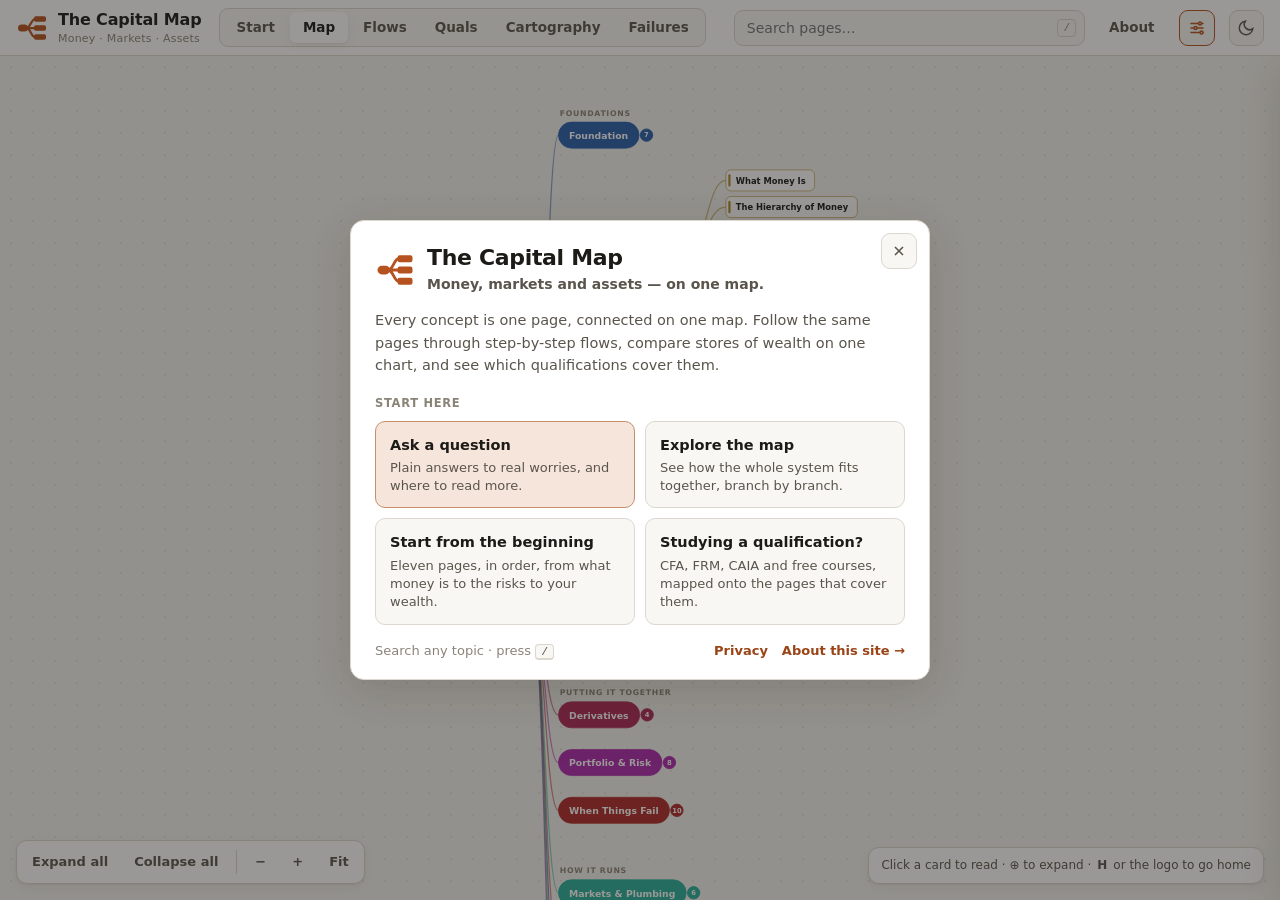
<file: index.html>
<!doctype html>
<html lang="en">
<head>  
  <meta charset="utf-8">
  <meta name="viewport" content="width=device-width, initial-scale=1">
  <meta name="robots" content="noindex, nofollow, noarchive">
  <title>The Capital Map</title>
  <meta name="description" content="A free, independent reference to money, markets and assets: one connected map of cash, bonds, stocks, real estate, gold and crypto — what each is, and what can kill it.">
  <!-- Link previews (social networks, messaging apps). og:url and og:image must be absolute: change both if the site address changes. -->
  <meta property="og:type" content="website">
  <meta property="og:site_name" content="The Capital Map">
  <meta property="og:title" content="The Capital Map — money, markets and assets on one map">
  <meta property="og:description" content="One connected map of money, markets and assets: what each store of wealth is, whose liability it is, and what can kill it.">
  <meta property="og:url" content="https://thecapitalmap.pages.dev/">
  <meta property="og:image" content="https://thecapitalmap.pages.dev/assets/share.png">
  <meta property="og:image:width" content="1200">
  <meta property="og:image:height" content="630">
  <meta property="og:image:alt" content="The Capital Map: a mind map of money, markets and assets.">
  <meta name="twitter:card" content="summary_large_image">
  <link rel="icon" href="assets/favicon.svg" type="image/svg+xml">
  <link rel="icon" href="assets/favicon-32.png" type="image/png" sizes="32x32">
  <link rel="apple-touch-icon" href="assets/apple-touch-icon.png">
  <meta name="theme-color" content="#b5521f">
  <link rel="stylesheet" href="assets/styles.css">
</head>
<body>
  <header class="topbar">
    <a class="brand" id="home-btn" href="#/map" title="Home — back to the start (H)" aria-label="The Capital Map — home">
      <svg class="brand-mark" viewBox="0 0 64 64" aria-hidden="true">
        <path d="M20 32 C30 32 30 14 38 14 M20 32 L38 32 M20 32 C30 32 30 50 38 50" fill="none" stroke="currentColor" stroke-width="4.5" stroke-linecap="round"/>
        <rect x="4" y="25" width="20" height="14" rx="7" fill="currentColor"/>
        <rect x="36" y="8.5" width="24" height="11" rx="3.5" fill="currentColor"/>
        <rect x="36" y="26.5" width="24" height="11" rx="3.5" fill="currentColor"/>
        <rect x="36" y="44.5" width="24" height="11" rx="3.5" fill="currentColor"/>
      </svg>
      <div class="brand-text">The Capital Map<small>Money · Markets · Assets</small></div>
    </a>
    <nav class="tabs" aria-label="Views">
      <button class="tab" data-view="start" title="Start here: plain questions and answers">Start</button>
      <button class="tab" data-view="map" title="Map — press again to go home">Map</button>
      <button class="tab" data-view="flows">Flows</button>
      <button class="tab" data-view="jobs" hidden>Jobs</button>
      <button class="tab" data-view="quals" title="Qualifications">Quals</button>
      <button class="tab" data-view="cartography" title="Cartography of Wealth: stores plotted by risk"><span class="tab-long">Cartography</span><span class="tab-short">Chart</span></button>
      <button class="tab" data-view="failures" title="When Things Fail: the failure ladder"><span class="tab-long">Failures</span><span class="tab-short">Ladder</span></button>
    </nav>
    <div class="focus-chip" id="focus-chip" hidden>
      <button class="fc-main" data-path="" title="Job focus — open this job">Focus: <b id="focus-chip-label"></b></button>
      <button class="fc-x" id="focus-chip-clear" title="Clear role focus" aria-label="Clear role focus">×</button>
    </div>
    <div class="spacer"></div>
    <div class="search">
      <input id="search" type="search" placeholder="Search pages…" autocomplete="off" aria-label="Search">
      <kbd>/</kbd>
      <div id="results" class="results" role="listbox"></div>
    </div>
    <a class="about-btn" id="about-btn" data-view="about" href="#/about" title="What this site is, and what it isn't">About</a>
    <div class="settings">
      <button id="settings-btn" class="icon-btn" title="View settings" aria-label="View settings" aria-haspopup="true">
        <svg width="18" height="18" viewBox="0 0 24 24" fill="none" stroke="currentColor" stroke-width="2" stroke-linecap="round"><path d="M4 6h10M18 6h2M4 12h4M12 12h8M4 18h12M20 18h0"/><circle cx="16" cy="6" r="2"/><circle cx="10" cy="12" r="2"/><circle cx="18" cy="18" r="2"/></svg>
      </button>
      <div id="settings-menu" class="settings-menu" hidden>
        <div class="sm-title">Depth</div>
        <div class="seg">
          <button data-mode="simple">Core</button>
          <button data-mode="normal">Everything</button>
        </div>
        <p class="sm-note"><b>Core</b> is the essentials. <b>Everything</b> adds the advanced layer (marked ◆) and the "Going deeper" sections.</p>
        <div class="sm-title sm-gap">Job focus</div>
        <div class="seg seg-wrap" id="role-seg"></div>
        <p class="sm-note">Highlights the pages a job needs and dims the rest. Open any job on the <b>Jobs</b> tab and press <b>Focus</b>; jobs you mark ★ as a target are listed here.</p>
        <div class="sm-title sm-gap sm-qual">Qualification focus</div>
        <div class="seg seg-wrap sm-qual" id="qual-seg"></div>
        <p class="sm-note sm-qual">Highlights the pages a qualification covers. Its modules are mapped page by page on the <b>Quals</b> tab.</p>
        <a class="sm-about" data-view="about" href="#/about">About The Capital Map — what this is, and what it isn't →</a>
        <a class="sm-privacy" data-view="privacy" href="#/privacy">Privacy</a>
        <a class="sm-index" data-view="index" href="#/index">Index: every page, A–Z</a>
      </div>
    </div>
    <button id="theme-btn" class="icon-btn" title="Toggle light / dark" aria-label="Toggle theme">
      <svg width="18" height="18" viewBox="0 0 24 24" fill="none" stroke="currentColor" stroke-width="2"><path d="M21 12.8A9 9 0 1 1 11.2 3a7 7 0 0 0 9.8 9.8z"/></svg>
    </button>
  </header>

  <section id="map-view" class="view" aria-label="Mind map">
    <svg id="map-svg"><g id="map-root"></g></svg>
    <div class="map-controls">
      <button data-act="expand">Expand all</button>
      <button data-act="collapse">Collapse all</button>
      <span class="sep"></span>
      <button data-act="zoomout" title="Zoom out">−</button>
      <button data-act="zoomin" title="Zoom in">+</button>
      <button data-act="fit">Fit</button>
    </div>
    <div class="legend">
      <span class="legend-stub"><i></i>Written</span>
      <span class="legend-stub"><i class="stub"></i>Stub — to be written</span>
      <span class="legend-adv"><b class="adv-key">◆</b>Advanced layer</span>
      <span class="legend-role"><i class="focus-key"></i>In focus</span>
      <span>Click a card to read · ⊕ to expand · <b>H</b> or the logo to go home</span>
    </div>
  </section>

  <section id="start-view" class="view"><div class="scroll"><div class="wrap" id="start-body"></div></div></section>
  <section id="flows-view" class="view"><div class="scroll"><div class="wrap" id="flows-body"></div></div></section>
  <section id="jobs-view" class="view"><div class="scroll"><div class="wrap" id="jobs-body"></div></div></section>
  <section id="quals-view" class="view"><div class="scroll"><div class="wrap" id="quals-body"></div></div></section>
  <section id="cartography-view" class="view"><div class="scroll"><div class="wrap" id="cartography-body"></div></div></section>
  <section id="failures-view" class="view"><div class="scroll"><div class="wrap" id="failures-body"></div></div></section>
  <section id="index-view" class="view"><div class="scroll"><div class="wrap" id="index-body"></div></div></section>
  <section id="about-view" class="view"><div class="scroll"><div class="wrap" id="about-body"></div></div></section>
  <section id="privacy-view" class="view"><div class="scroll"><div class="wrap" id="privacy-body"></div></div></section>

  <aside id="panel" class="panel" aria-label="Page">
    <div class="panel-resize" id="panel-resize" role="separator" aria-orientation="vertical" aria-label="Drag to resize the page panel" title="Drag to resize · double-click to reset"></div>
    <div class="panel-bar">
      <div class="crumbs" id="crumbs"></div>
      <button class="icon-btn" id="panel-close" title="Close (Esc)" aria-label="Close page">
        <svg width="16" height="16" viewBox="0 0 24 24" fill="none" stroke="currentColor" stroke-width="2.4"><path d="M6 6l12 12M18 6L6 18"/></svg>
      </button>
    </div>
    <div class="panel-body" id="panel-body"></div>
  </aside>

  <!-- Welcome guide: first visit to the home page only (never on a deep link). Reopen it from About. -->
  <div class="wc" id="welcome" hidden>
    <div class="wc-backdrop" id="wc-backdrop"></div>
    <div class="wc-card" role="dialog" aria-modal="true" aria-labelledby="wc-title" aria-describedby="wc-desc" tabindex="-1">
      <button class="icon-btn wc-x" id="wc-close" title="Close (Esc)" aria-label="Close the welcome guide">
        <svg width="16" height="16" viewBox="0 0 24 24" fill="none" stroke="currentColor" stroke-width="2.4"><path d="M6 6l12 12M18 6L6 18"/></svg>
      </button>
      <div class="wc-brand">
        <svg class="brand-mark" viewBox="0 0 64 64" aria-hidden="true">
          <path d="M20 32 C30 32 30 14 38 14 M20 32 L38 32 M20 32 C30 32 30 50 38 50" fill="none" stroke="currentColor" stroke-width="4.5" stroke-linecap="round"/>
          <rect x="4" y="25" width="20" height="14" rx="7" fill="currentColor"/>
          <rect x="36" y="8.5" width="24" height="11" rx="3.5" fill="currentColor"/>
          <rect x="36" y="26.5" width="24" height="11" rx="3.5" fill="currentColor"/>
          <rect x="36" y="44.5" width="24" height="11" rx="3.5" fill="currentColor"/>
        </svg>
        <div>
          <h2 id="wc-title">The Capital Map</h2>
          <p class="wc-tag">Money, markets and assets — on one map.</p>
        </div>
      </div>
      <p class="wc-desc" id="wc-desc">Every concept is one page, connected on one map. Follow the same pages through step-by-step flows, compare stores of wealth on one chart, and see which qualifications cover them.</p>
      <div class="wc-label" id="wc-start">Start here</div>
      <nav class="wc-choices" aria-labelledby="wc-start">
        <a class="wc-choice primary" href="#/start" data-wc="start"><b>Ask a question</b><span>Plain answers to real worries, and where to read more.</span></a>
        <a class="wc-choice" href="#/map" data-wc="map"><b>Explore the map</b><span>See how the whole system fits together, branch by branch.</span></a>
        <a class="wc-choice" href="#/start/start-here" data-wc="path"><b>Start from the beginning</b><span>Eleven pages, in order, from what money is to the risks to your wealth.</span></a>
        <a class="wc-choice" href="#/quals" data-wc="quals"><b>Studying a qualification?</b><span>CFA, FRM, CAIA and free courses, mapped onto the pages that cover them.</span></a>
      </nav>
      <p class="wc-foot"><span>Search any topic<span class="wc-kbd"> · press <kbd>/</kbd></span></span><span class="wc-links"><a href="#/privacy" data-wc="privacy">Privacy</a><a href="#/about" data-wc="about">About this site →</a></span></p>
    </div>
  </div>

  <script src="data.js"></script>
  <script src="assets/app.js"></script>
</body>
</html>
</file>
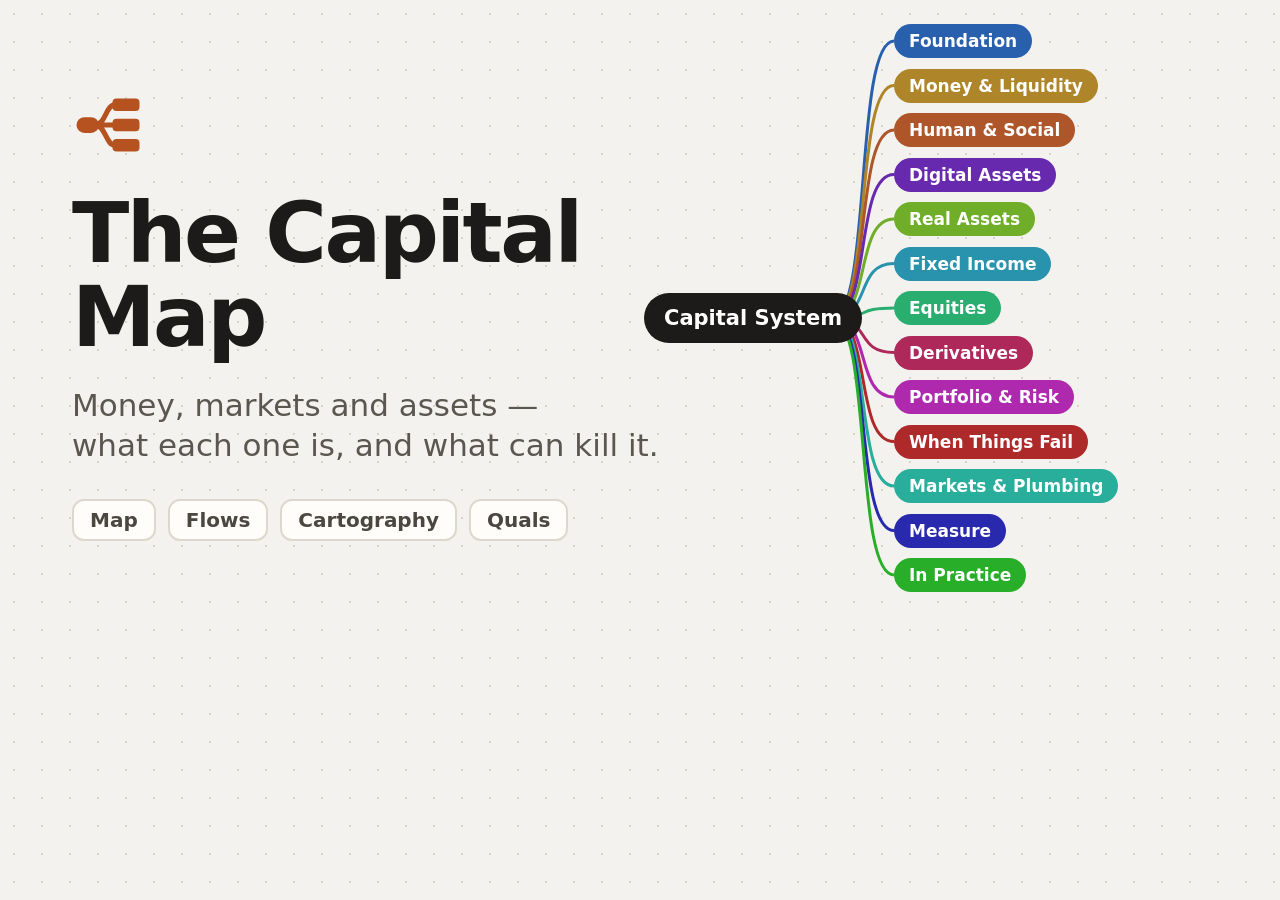
<file: tools/share/share.html>
<!doctype html>
<html><head><meta charset="utf-8">
<style>
  * { box-sizing: border-box; margin: 0; }
  html, body { width: 1200px; height: 630px; overflow: hidden; }
  body {
    font-family: Inter, system-ui, sans-serif; color: #1c1b19;
    background: #f4f2ee radial-gradient(#d9d4ca 1.3px, transparent 1.4px) 0 0 / 28px 28px;
    position: relative;
  }
  .left { position: absolute; left: 72px; top: 0; bottom: 0; width: 600px; display: flex; flex-direction: column; justify-content: center; }
  .mark { width: 72px; height: 72px; color: #b5521f; margin-bottom: 30px; }
  h1 { font-size: 84px; font-weight: 800; letter-spacing: -2.5px; line-height: 1; }
  .tag { font-size: 31px; font-weight: 500; color: #5a5650; line-height: 1.3; margin-top: 26px; }
  .chips { display: flex; gap: 12px; margin-top: 34px; }
  .chip { font-size: 20px; font-weight: 600; color: #4a4741; background: #fffdf9; border: 2px solid #ddd8ce; border-radius: 12px; padding: 7px 16px; }
  svg.tree { position: absolute; left: 0; top: 0; }
  .root { position: absolute; left: 644px; top: 293px; height: 50px; padding: 0 20px; border-radius: 25px; background: #1c1b19; color: #fff; font-size: 21px; font-weight: 700; display: flex; align-items: center; }
  .br { position: absolute; left: 894px; height: 34px; padding: 0 15px; border-radius: 17px; color: #fff; font-size: 17px; font-weight: 700; display: flex; align-items: center; white-space: nowrap; }
</style></head>
<body>
  <div class="left">
    <svg class="mark" viewBox="0 0 64 64" aria-hidden="true">
      <path d="M20 32 C30 32 30 14 38 14 M20 32 L38 32 M20 32 C30 32 30 50 38 50" fill="none" stroke="currentColor" stroke-width="4.5" stroke-linecap="round"/>
      <rect x="4" y="25" width="20" height="14" rx="7" fill="currentColor"/>
      <rect x="36" y="8.5" width="24" height="11" rx="3.5" fill="currentColor"/>
      <rect x="36" y="26.5" width="24" height="11" rx="3.5" fill="currentColor"/>
      <rect x="36" y="44.5" width="24" height="11" rx="3.5" fill="currentColor"/>
    </svg>
    <h1>The Capital Map</h1>
    <p class="tag">Money, markets and assets —<br>what each one is, and what can kill it.</p>
    <div class="chips"><span class="chip">Map</span><span class="chip">Flows</span><span class="chip">Cartography</span><span class="chip">Quals</span></div>
  </div>
  <svg class="tree" width="1200" height="630" id="tree"></svg>
  <div class="root">Capital System</div>
  <div id="branches"></div>
<script>
  // Same branch hues as assets/app.js (HUES); colour formula matches the site: hsl(h 62% 42%)
  // All thirteen branches, in map order (Foundations · What you can own · Putting it together · How it runs)
  const B = [["Foundation", 215], ["Money & Liquidity", 42], ["Human & Social", 20], ["Digital Assets", 268],
             ["Real Assets", 88], ["Fixed Income", 192], ["Equities", 152], ["Derivatives", 338], ["Portfolio & Risk", 300], ["When Things Fail", 0],
             ["Markets & Plumbing", 172], ["Measure", 240], ["In Practice", 120]];
  const top0 = 24, gap = 44.5, x0 = 832, y0 = 318, x1 = 894;
  let paths = "", html = "";
  B.forEach(([name, h], i) => {
    const y = top0 + i * gap + 17, c = `hsl(${h} 62% 42%)`;
    paths += `<path d="M${x0} ${y0} C ${x0 + 40} ${y0}, ${x1 - 40} ${y}, ${x1} ${y}" fill="none" stroke="${c}" stroke-width="3"/>`;
    html += `<div class="br" style="top:${y - 17}px;background:${c}">${name}</div>`;
  });
  document.getElementById("tree").innerHTML = paths;
  document.getElementById("branches").innerHTML = html;
</script>
</body></html>
</file>
<file: assets/styles.css>
/* The Supply Map — styles */
:root {
  --bg: #f4f2ee;
  --bg-grid: #e6e2da;
  --surface: #ffffff;
  --surface-2: #f8f7f4;
  --border: #dcd7cd;
  --border-strong: #b9b2a4;
  --text: #1d1b18;
  --text-2: #5a554c;
  --text-3: #8a8478;
  --accent: #b5521f;
  --accent-soft: #f6e5da;
  --link: #9a4416;
  --shadow: 0 1px 2px rgba(40, 30, 10, .06), 0 4px 14px rgba(40, 30, 10, .06);
  --shadow-lg: 0 10px 40px rgba(40, 30, 10, .16);
  --code-bg: #f1eee8;
  --header-h: 56px;
  --panel-min: 540px;
  --panel-w: var(--panel-custom, var(--panel-min));
  --radius: 10px;
  --font: "Segoe UI", system-ui, -apple-system, "Helvetica Neue", Arial, sans-serif;
  --mono: "Cascadia Mono", "SF Mono", Consolas, "Liberation Mono", monospace;
  --l: 42%; --s: 62%;            /* branch colour lightness / saturation */
  --l-soft: 94%;
  --on-color: #ffffff;
}
@media (prefers-color-scheme: dark) {
  :root:not([data-theme="light"]) {
    --bg: #15171a; --bg-grid: #23262b; --surface: #1d2024; --surface-2: #23272c;
    --border: #33373e; --border-strong: #4a5059; --text: #ece9e3; --text-2: #b4afa6; --text-3: #7f7a72;
    --accent: #e58a55; --accent-soft: #3a2a20; --link: #f0a070; --code-bg: #2a2e34;
    --shadow: 0 1px 2px rgba(0,0,0,.3), 0 4px 14px rgba(0,0,0,.25); --shadow-lg: 0 10px 40px rgba(0,0,0,.5);
    --l: 64%; --s: 55%; --l-soft: 20%; --on-color: #15171a;
  }
}
:root[data-theme="dark"] {
  --bg: #15171a; --bg-grid: #23262b; --surface: #1d2024; --surface-2: #23272c;
  --border: #33373e; --border-strong: #4a5059; --text: #ece9e3; --text-2: #b4afa6; --text-3: #7f7a72;
  --accent: #e58a55; --accent-soft: #3a2a20; --link: #f0a070; --code-bg: #2a2e34;
  --shadow: 0 1px 2px rgba(0,0,0,.3), 0 4px 14px rgba(0,0,0,.25); --shadow-lg: 0 10px 40px rgba(0,0,0,.5);
  --l: 64%; --s: 55%; --l-soft: 20%; --on-color: #15171a;
}

* { box-sizing: border-box; }
html, body { margin: 0; height: 100%; }
body {
  background: var(--bg); color: var(--text); font-family: var(--font);
  font-size: 15px; line-height: 1.55; overflow: hidden;
  -webkit-font-smoothing: antialiased;
}
button { font: inherit; color: inherit; cursor: pointer; }

:where(a) { color: var(--link); }
/* Navigation elements are real links (so Ctrl/Cmd+click opens a new tab) but look exactly like the buttons
   they replaced. :where() keeps this at zero specificity, so every class-based rule still wins. */
:where(a:not(.wl)[data-page], a[data-path], a[data-qual], a[data-flow], a[data-mapto], a[data-question], a.result) {
  color: inherit; text-decoration: none; cursor: pointer; font: inherit; display: inline-block; box-sizing: border-box;
}
/* buttons centre their content vertically when stretched by a grid; the card links that replaced them do the same */
a.flow-card { display: flex; flex-direction: column; justify-content: center; }
a.flow-card .meta > .progress:first-child { margin-top: 0; }   /* margins no longer collapse inside a flex card */

/* ---------- Header ---------- */
.topbar {
  position: fixed; inset: 0 0 auto 0; height: var(--header-h); z-index: 30;
  display: flex; align-items: center; gap: 14px; padding: 0 16px;
  background: var(--surface); border-bottom: 1px solid var(--border);
}
.brand { display: flex; align-items: center; gap: 10px; font-weight: 800; font-size: 16px; letter-spacing: -.01em; white-space: nowrap; }
.brand-mark { width: 32px; height: 32px; color: var(--accent); flex: none; }
.brand small { display: block; font-weight: 500; color: var(--text-3); font-size: 11px; letter-spacing: .02em; margin-top: -3px; }
.tabs { display: flex; gap: 2px; background: var(--surface-2); border: 1px solid var(--border); border-radius: 9px; padding: 3px; }
.tab {
  border: 0; background: transparent; padding: 5px 13px; border-radius: 6px;
  color: var(--text-2); font-weight: 600; font-size: 13.5px;
}
.tab:hover { color: var(--text); }
.tab.active { background: var(--surface); color: var(--text); box-shadow: var(--shadow); }
.spacer { flex: 1; }

.search { position: relative; width: min(360px, 34vw); }
.search input {
  width: 100%; height: 36px; border-radius: 9px; border: 1px solid var(--border);
  background: var(--surface-2); color: var(--text); padding: 0 34px 0 12px; font: inherit; font-size: 14px; outline: none;
}
.search input:focus { border-color: var(--accent); background: var(--surface); }
.search kbd {
  position: absolute; right: 9px; top: 9px; font-family: var(--mono); font-size: 11px; color: var(--text-3);
  border: 1px solid var(--border); border-radius: 4px; padding: 0 5px; line-height: 16px;
}
.results {
  position: absolute; top: 42px; left: 0; right: 0; max-height: 60vh; overflow: auto;
  background: var(--surface); border: 1px solid var(--border); border-radius: 10px; box-shadow: var(--shadow-lg);
  padding: 4px; display: none;
}
.results.open { display: block; }
.result { display: block; width: 100%; text-align: left; border: 0; background: transparent; padding: 8px 10px; border-radius: 7px; }
.result.sel, .result:hover { background: var(--accent-soft); }
.result .r-title { font-weight: 600; display: flex; gap: 8px; align-items: center; }
.result .r-sub { font-size: 12.5px; color: var(--text-2); white-space: nowrap; overflow: hidden; text-overflow: ellipsis; }
.result .r-dot { width: 8px; height: 8px; border-radius: 50%; flex: none; }
.results .empty { padding: 10px; color: var(--text-3); font-size: 13px; }
.icon-btn {
  width: 36px; height: 36px; border-radius: 9px; border: 1px solid var(--border); background: var(--surface-2);
  display: grid; place-items: center; color: var(--text-2);
}
.icon-btn:hover { color: var(--text); border-color: var(--border-strong); }

/* ---------- Views ---------- */
.view { position: fixed; top: var(--header-h); left: 0; right: 0; bottom: 0; display: none; }
.view.active { display: block; }
body.panel-open .view { right: var(--panel-w); }

/* Map */
#map-view { overflow: hidden; cursor: grab; touch-action: none;
  background-color: var(--bg);
  background-image: radial-gradient(var(--bg-grid) 1.2px, transparent 1.2px);
  background-size: 22px 22px; }
#map-view.dragging { cursor: grabbing; }
#map-svg { width: 100%; height: 100%; display: block; user-select: none; }
.link-path { fill: none; stroke-width: 2; opacity: .55; }
.node { cursor: pointer; }
.node-box { stroke-width: 1.2; transition: filter .15s; }
.node:hover .node-box { filter: drop-shadow(0 3px 8px rgba(0,0,0,.18)); }
.node-label { font-size: 13.5px; font-weight: 600; fill: var(--text); dominant-baseline: central; pointer-events: none; }
.node-sub { font-size: 11px; fill: var(--text-3); font-family: var(--mono); dominant-baseline: central; pointer-events: none; }
.node.stub .node-label { fill: var(--text-3); font-weight: 500; }
.node.stub .node-box { stroke-dasharray: 4 3; }
.node.root .node-label { font-size: 17px; font-weight: 800; fill: var(--surface); }
.node.branch .node-label { font-size: 15px; font-weight: 700; fill: var(--on-color); }
.node.selected .node-box { stroke: var(--text) !important; stroke-width: 2.4; }
.node.hit .node-box { stroke: var(--accent) !important; stroke-width: 2.4; }
.toggle { cursor: pointer; }
.toggle circle { stroke-width: 1.4; }
.toggle text { font-size: 11px; font-weight: 700; dominant-baseline: central; text-anchor: middle; pointer-events: none; }
.toggle:hover circle { stroke-width: 2.4; }

.map-controls {
  position: absolute; left: 16px; bottom: 16px; display: flex; gap: 6px; flex-wrap: wrap;
  background: var(--surface); border: 1px solid var(--border); border-radius: 11px; padding: 5px; box-shadow: var(--shadow);
}
.map-controls button {
  border: 0; background: transparent; padding: 6px 10px; border-radius: 7px; font-size: 13px; font-weight: 600; color: var(--text-2);
}
.map-controls button:hover { background: var(--surface-2); color: var(--text); }
.map-controls .sep { width: 1px; background: var(--border); margin: 4px 2px; }
.legend {
  position: absolute; right: 16px; bottom: 16px; background: var(--surface); border: 1px solid var(--border);
  border-radius: 11px; padding: 8px 12px; box-shadow: var(--shadow); font-size: 12px; color: var(--text-2);
  display: flex; gap: 14px; align-items: center;
}
.legend span { display: inline-flex; align-items: center; gap: 6px; }
.legend i { width: 18px; height: 12px; border-radius: 3px; border: 1.5px solid var(--border-strong); background: var(--surface); }
.legend i.stub { border-style: dashed; }

/* Scrollable views (flows, index) */
.scroll { overflow: auto; height: 100%; }
.wrap { max-width: 1180px; margin: 0 auto; padding: 28px 24px 80px; }
.view-title { font-size: 26px; font-weight: 800; letter-spacing: -.02em; margin: 0 0 4px; }
.view-sub { color: var(--text-2); margin: 0 0 24px; }

/* Flow list */
.flow-cards { display: grid; grid-template-columns: repeat(auto-fill, minmax(280px, 1fr)); gap: 14px; }
.flow-card {
  text-align: left; border: 1px solid var(--border); background: var(--surface); border-radius: var(--radius);
  padding: 16px 18px; box-shadow: var(--shadow);
}
.flow-card:hover { border-color: var(--accent); }
.flow-card h3 { margin: 0 0 4px; font-size: 16px; }
.flow-card p { margin: 0; color: var(--text-2); font-size: 13.5px; }
.flow-card .meta { margin-top: 10px; font-size: 12px; color: var(--text-3); }

/* Flow detail */
.back { border: 0; background: none; color: var(--text-2); padding: 0; margin-bottom: 10px; font-weight: 600; font-size: 13px; }
.back:hover { color: var(--text); }
.flow-intro { color: var(--text-2); max-width: 820px; }
.flow-intro p { margin: 0 0 10px; }
.lanes { margin: 20px 0 24px; overflow-x: auto; padding-bottom: 8px; }
.lane-grid { display: grid; gap: 0; min-width: max-content; }
.lane-label {
  position: sticky; left: 0; z-index: 2; background: var(--bg);
  font-size: 11px; font-weight: 700; text-transform: uppercase; letter-spacing: .06em; color: var(--text-3);
  padding: 10px 14px 10px 0; display: flex; align-items: center; border-top: 1px solid var(--border);
}
.lane-label.head { border-top: 0; }
.step-head { padding: 0 10px 10px; position: relative; }
.step-card {
  width: 168px; border: 1.5px solid var(--border); background: var(--surface); border-radius: 10px; padding: 10px 12px;
  text-align: left; box-shadow: var(--shadow); display: block; position: relative;
}
.step-card.linked:hover { border-color: var(--accent); }
.step-card .n { font-size: 11px; font-weight: 800; color: var(--accent); letter-spacing: .05em; }
.step-card .t { font-weight: 700; font-size: 14px; line-height: 1.3; }
.step-head:not(.last)::after {
  content: ""; position: absolute; right: -7px; top: 34px; width: 14px; height: 2px; background: var(--border-strong);
}
.step-head:not(.last)::before {
  content: ""; position: absolute; right: -8px; top: 30px; border: 5px solid transparent; border-left: 7px solid var(--border-strong);
}
.cell { padding: 10px; font-size: 13px; border-top: 1px solid var(--border); color: var(--text-2); width: 188px; }
.cell code, .cell.mono { font-family: var(--mono); font-size: 12.5px; color: var(--text); }
.cell.yes { color: var(--text); font-weight: 600; }
.cell .none { color: var(--text-3); }

/* Index */
.index-grid { columns: 3 300px; column-gap: 28px; }
.index-group { break-inside: avoid; margin-bottom: 22px; }
.index-group h3 { margin: 0 0 6px; font-size: 13px; text-transform: uppercase; letter-spacing: .06em; display: flex; align-items: center; gap: 8px; }
.index-group h3 i { width: 10px; height: 10px; border-radius: 3px; }
.index-group :is(button, a) {
  display: block; width: 100%; text-align: left; border: 0; background: none; padding: 3px 0; color: var(--text);
  font-size: 14px;
}
.index-group :is(button, a):hover { color: var(--link); }
.index-group :is(button, a).stub { color: var(--text-3); }
.index-group :is(button, a) .tc { font-family: var(--mono); font-size: 11.5px; color: var(--text-3); margin-left: 6px; }
.tcode-table { width: 100%; border-collapse: collapse; font-size: 14px; background: var(--surface); border-radius: var(--radius); overflow: hidden; box-shadow: var(--shadow); }
.tcode-table th, .tcode-table td { text-align: left; padding: 7px 12px; border-bottom: 1px solid var(--border); }
.tcode-table th { font-size: 12px; text-transform: uppercase; letter-spacing: .05em; color: var(--text-3); background: var(--surface-2); }
.tcode-table td:first-child { font-family: var(--mono); font-weight: 700; white-space: nowrap; }
.tcode-table :is(button, a) { border: 0; background: none; padding: 0; color: var(--link); text-align: left; }
h2.section { font-size: 18px; margin: 34px 0 12px; }

/* ---------- Page panel ---------- */
.panel {
  position: fixed; top: var(--header-h); right: 0; bottom: 0; width: var(--panel-w); z-index: 20;
  background: var(--surface); border-left: 1px solid var(--border); box-shadow: var(--shadow-lg);
  transform: translateX(100%); transition: transform .22s ease; display: flex; flex-direction: column;
}
body.panel-open .panel { transform: none; }
.panel-bar { display: flex; align-items: center; gap: 6px; padding: 10px 12px 10px 18px; border-bottom: 1px solid var(--border); }
.crumbs { flex: 1; font-size: 12.5px; color: var(--text-3); overflow: hidden; white-space: nowrap; text-overflow: ellipsis; }
.crumbs :is(button, a) { border: 0; background: none; padding: 0; color: var(--text-2); font-size: 12.5px; }
.crumbs :is(button, a):hover { color: var(--link); text-decoration: underline; }
.crumbs .sepr { margin: 0 5px; }
.panel-body { overflow: auto; padding: 20px 26px 60px; flex: 1; }
.p-branch { font-size: 11.5px; font-weight: 800; letter-spacing: .08em; text-transform: uppercase; }
.p-title { font-size: 26px; font-weight: 800; letter-spacing: -.02em; line-height: 1.2; margin: 4px 0 6px; }
.p-summary { color: var(--text-2); margin: 0 0 12px; font-size: 15.5px; }
.chips { display: flex; flex-wrap: wrap; gap: 6px; margin-bottom: 16px; }
.chip {
  font-family: var(--mono); font-size: 12px; padding: 2px 8px; border-radius: 6px;
  background: var(--code-bg); border: 1px solid var(--border); color: var(--text);
}
.chip.fiori { background: transparent; color: var(--text-2); font-family: var(--font); }
.chip.tag { font-family: var(--font); background: transparent; color: var(--text-3); border-style: dashed; }
.stub-note {
  border: 1.5px dashed var(--border-strong); border-radius: 9px; padding: 10px 14px; color: var(--text-2);
  font-size: 13.5px; margin-bottom: 16px; background: var(--surface-2);
}
.content h2 {
  font-size: 12px; text-transform: uppercase; letter-spacing: .08em; color: var(--text-3);
  margin: 26px 0 8px; padding-bottom: 6px; border-bottom: 1px solid var(--border);
}
.content h3 { font-size: 15px; margin: 18px 0 6px; }
.content p { margin: 0 0 10px; }
.content ul, .content ol { margin: 0 0 12px; padding-left: 22px; }
.content li { margin: 3px 0; }
.content code { font-family: var(--mono); font-size: 13px; background: var(--code-bg); padding: 1px 5px; border-radius: 4px; }
.content pre { background: var(--code-bg); padding: 12px 14px; border-radius: 8px; overflow: auto; font-size: 13px; }
.content pre code { background: none; padding: 0; }
.content blockquote {
  margin: 12px 0; padding: 10px 14px; border-left: 4px solid var(--accent); background: var(--accent-soft);
  border-radius: 0 8px 8px 0;
}
.content blockquote p:last-child { margin: 0; }
.tablewrap { overflow-x: auto; margin: 6px 0 14px; }
.content table { border-collapse: collapse; font-size: 13.5px; min-width: 100%; }
.content th, .content td { border: 1px solid var(--border); padding: 6px 9px; text-align: left; vertical-align: top; }
.content th { background: var(--surface-2); font-size: 12.5px; }
a.wl { color: var(--link); text-decoration: none; border-bottom: 1px solid color-mix(in srgb, var(--link) 35%, transparent); font-weight: 600; }
a.wl:hover { border-bottom-color: var(--link); }
.wl.broken { color: #c0392b; text-decoration: line-through; }
.qa { border: 1px solid var(--border); border-radius: 10px; padding: 12px 14px; margin: 10px 0; background: var(--surface-2); }
.qa .q { font-weight: 600; margin: 0 0 6px; }
.qa .q::before { content: "Q  "; color: var(--accent); font-weight: 800; }
.qa summary { cursor: pointer; color: var(--link); font-weight: 600; font-size: 13.5px; }
.qa details p { margin: 8px 0 0; }
.p-section { margin-top: 28px; }
.p-section h4 { font-size: 12px; text-transform: uppercase; letter-spacing: .08em; color: var(--text-3); margin: 0 0 8px; }
.p-list { display: flex; flex-wrap: wrap; gap: 6px; }
.p-list :is(button, a) {
  border: 1px solid var(--border); background: var(--surface-2); border-radius: 7px; padding: 4px 10px; font-size: 13px;
  display: inline-flex; align-items: center; gap: 6px;
}
.p-list :is(button, a):hover { border-color: var(--accent); }
.p-list :is(button, a).stub { color: var(--text-3); border-style: dashed; }
.p-list .dot { width: 7px; height: 7px; border-radius: 50%; }
.p-list .none { color: var(--text-3); font-size: 13px; }
.panel-actions { display: flex; gap: 8px; margin: 30px 0 18px; }
.btn {
  border: 1px solid var(--border); background: var(--surface-2); border-radius: 8px; padding: 6px 12px; font-size: 13px; font-weight: 600;
}
.btn:hover { border-color: var(--accent); }
.footer-note { margin-top: 8px; font-size: 11.5px; color: var(--text-3); }

/* ---------- Small screens ---------- */
@media (max-width: 860px) {
  :root { --panel-w: 100vw; }
  body.panel-open .view { right: 0; }
  .brand small, .search kbd, .legend { display: none; }
  .search { width: auto; flex: 1; }
  .spacer { display: none; }
  .tab { padding: 5px 9px; }
  .topbar { gap: 8px; padding: 0 10px; }
  .brand-text { display: none; }
}

body.panel-open .legend { display: none; }
#flows-view .wrap { max-width: 1420px; }
.flow-intro { max-width: 860px; }
.index-group h3 :is(button, a) { all: unset; cursor: pointer; }
.index-group h3 :is(button, a):hover { color: var(--link); }
.flow-area { margin: 26px 0 12px; font-size: 13px; text-transform: uppercase; letter-spacing: .07em; color: var(--text-3); }
.flow-area:first-of-type { margin-top: 6px; }
.lanes-wrap { position: relative; }
.lanes-wrap.fade::after {
  content: ""; position: absolute; top: 0; right: 0; bottom: 8px; width: 70px; pointer-events: none;
  background: linear-gradient(to right, transparent, var(--bg));
}
.lanes-hint { margin: 18px 0 -10px; font-size: 12.5px; font-weight: 600; color: var(--text-3); }

/* Resizable page panel (desktop only) */
.panel-resize {
  position: absolute; left: -5px; top: 0; bottom: 0; width: 10px; z-index: 3;
  cursor: col-resize; touch-action: none;
}
.panel-resize::after {
  content: ""; position: absolute; left: 4px; top: 0; bottom: 0; width: 2px;
  background: transparent; transition: background .15s;
}
.panel-resize:hover::after, body.resizing .panel-resize::after { background: var(--accent); }
body.resizing { cursor: col-resize; user-select: none; }
body.resizing .panel, body.resizing .view { transition: none; }
@media (max-width: 860px) { .panel-resize { display: none; } }

/* ---------- View mode ---------- */
.settings { position: relative; }
#settings-btn.on { color: var(--accent); border-color: var(--accent); }
.settings-menu {
  position: absolute; right: 0; top: 44px; width: 270px; z-index: 40;
  background: var(--surface); border: 1px solid var(--border); border-radius: 12px; box-shadow: var(--shadow-lg); padding: 12px;
}
.sm-title { font-size: 11px; font-weight: 800; letter-spacing: .08em; text-transform: uppercase; color: var(--text-3); margin-bottom: 8px; }
.seg { display: flex; background: var(--surface-2); border: 1px solid var(--border); border-radius: 9px; padding: 3px; }
.seg button { flex: 1; border: 0; background: transparent; padding: 6px 8px; border-radius: 6px; font-weight: 600; font-size: 13px; color: var(--text-2); }
.seg button.active { background: var(--surface); color: var(--text); box-shadow: var(--shadow); }
.sm-note { margin: 10px 0 0; font-size: 12.5px; color: var(--text-2); line-height: 1.5; }
.adv-mark { stroke: var(--surface); stroke-width: 1.5; }
.adv-pill { display: inline-block; font-size: 11px; font-weight: 800; letter-spacing: .06em; text-transform: uppercase; color: var(--accent); border: 1.5px solid var(--accent); border-radius: 6px; padding: 1px 7px; margin: 0 0 12px; }
.adv-tag { font-size: 10.5px; font-weight: 700; text-transform: uppercase; letter-spacing: .05em; color: var(--accent); }
.adv-note .linkish { border: 0; background: none; padding: 0; color: var(--link); font-weight: 700; text-decoration: underline; }
.deeper { margin-top: 30px; padding: 4px 16px 10px; border: 1.5px dashed color-mix(in srgb, var(--accent) 55%, transparent); border-radius: 12px; background: color-mix(in srgb, var(--accent-soft) 45%, transparent); }
.deeper-tag { display: inline-block; margin-top: 12px; font-size: 11px; font-weight: 800; letter-spacing: .07em; text-transform: uppercase; color: var(--accent); }
.deeper > h2:first-of-type { margin-top: 6px; }
.index-group :is(button, a).adv::after { content: " ◆"; color: var(--accent); font-size: 10px; }
.flow-card.adv h3::after { content: " ◆"; color: var(--accent); font-size: 12px; }
/* Simplified: hide the advanced layer everywhere */
body.simple .deeper { display: none; }
body.simple a.wl[data-adv] { color: inherit; border-bottom: 0; font-weight: inherit; pointer-events: none; cursor: text; }

.legend .adv-key { color: var(--accent, #c2410c); font-size: 11px; }
body.simple .legend-adv { display: none; }

/* ---------- Role focus ---------- */
.sm-gap { margin-top: 16px; }
.seg-wrap { flex-wrap: wrap; gap: 2px; }
.seg-wrap button { flex: 1 1 auto; white-space: nowrap; }
.settings-menu { width: 300px; }
.node.dim { opacity: .2; }
.node.dim:hover { opacity: .7; }
.link-path.dim { opacity: .12; }
.node.focus.leaf .node-box { stroke-width: 2.4; }
.known-mark { fill: none; stroke: #2f9e5b; stroke-width: 2.4; stroke-linecap: round; stroke-linejoin: round; }
.legend-role { display: none !important; }
body.role-on .legend-role { display: inline-flex !important; }
.legend i.focus-key { border-width: 2.4px; }
.index-group :is(button, a).dim { opacity: .35; }
.index-group :is(button, a).focus { font-weight: 650; }
.focus-chip { display: inline-flex; align-items: stretch; margin-left: 10px; border: 1.5px solid var(--accent); border-radius: 999px; overflow: hidden; background: var(--accent-soft); }
.focus-chip[hidden] { display: none; }
.focus-chip button { border: 0; background: transparent; color: var(--accent); font-size: 12.5px; font-weight: 600; padding: 4px 10px; cursor: pointer; }
.focus-chip .fc-x { padding: 4px 10px 4px 4px; font-size: 16px; line-height: 1; }
.focus-chip button:hover { background: color-mix(in srgb, var(--accent) 12%, transparent); }
.role-bar { display: flex; flex-wrap: wrap; align-items: center; gap: 8px 14px; margin: 0 0 16px; padding: 8px 12px; border: 1px solid var(--border); border-left: 3px solid var(--accent); border-radius: 8px; background: var(--surface-2); font-size: 13px; }
.role-bar.off { border-left-color: var(--border-strong); color: var(--text-3); }
.role-bar .rb-path { border: 0; background: none; padding: 0; font-weight: 700; color: var(--accent); cursor: pointer; }
.role-bar .rb-known { display: inline-flex; align-items: center; gap: 6px; color: var(--text-2); cursor: pointer; }
.role-bar .rb-nav { margin-left: auto; display: inline-flex; gap: 6px; }
.role-bar .rb-nav :is(button, a) { border: 1px solid var(--border); background: var(--surface); border-radius: 6px; padding: 2px 9px; font-size: 12.5px; font-weight: 600; color: var(--text-2); cursor: pointer; }
.role-bar .rb-nav :is(button, a):hover { color: var(--text); border-color: var(--border-strong); }
.path-card .meta { width: 100%; }
.path-card.current { border-color: var(--accent); }
.progress { height: 6px; border-radius: 3px; background: var(--surface-2); border: 1px solid var(--border); overflow: hidden; margin-top: 8px; }
.progress i { display: block; height: 100%; background: #2f9e5b; }
.progress-txt { margin-top: 5px; font-size: 12px; color: var(--text-3); }
.path-intro { max-width: 820px; }
.path-actions { display: flex; flex-wrap: wrap; align-items: center; gap: 14px 24px; margin: 14px 0 6px; }
.path-progress { min-width: 220px; flex: 0 1 320px; }
.btn.ghost { background: transparent; color: var(--accent); border-color: var(--accent); cursor: default; }
.path-list { list-style: none; margin: 0; padding: 0; max-width: 900px; }
.path-item { display: grid; grid-template-columns: 22px 28px minmax(180px, 320px) 1fr; align-items: baseline; gap: 4px 10px; padding: 7px 4px; border-bottom: 1px solid var(--border); }
.path-item input { margin: 0; transform: translateY(2px); cursor: pointer; }
.path-item .pi-n { font-size: 12px; color: var(--text-3); font-variant-numeric: tabular-nums; text-align: right; }
.path-item .pi-title { all: unset; cursor: pointer; font-weight: 600; display: inline-flex; align-items: baseline; gap: 7px; }
.path-item .pi-title:hover { color: var(--link); }
.path-item .pi-title .dot { width: 8px; height: 8px; border-radius: 50%; flex: none; transform: translateY(-1px); }
.path-item .pi-note { font-size: 13px; color: var(--text-2); }
.path-item .pi-note.muted { color: var(--text-3); }
.path-item.is-known .pi-title { color: var(--text-3); text-decoration: line-through; text-decoration-color: color-mix(in srgb, var(--text-3) 50%, transparent); }
body.simple .path-item.hidden-adv { opacity: .55; }
@media (max-width: 700px) {
  .path-item { grid-template-columns: 22px 24px 1fr; }
  .path-item .pi-note { grid-column: 3; }
  .focus-chip { display: none !important; }
}
@media (max-width: 860px) { .search { min-width: 0; flex: 1 1 0; } }
@media (max-width: 480px) {
  .topbar { gap: 6px; padding: 0 8px; }
  .tabs { padding: 2px; }
  .tab { padding: 5px 7px; font-size: 13px; }
  .search input { padding: 0 8px; }
}
/* Phone: search collapses to an icon and expands over the bar when tapped */
@media (max-width: 480px) {
  .search { flex: 0 0 36px; }
  .search input {
    padding: 0; color: transparent; cursor: pointer;
    background-image: url("data:image/svg+xml,%3Csvg xmlns='http://www.w3.org/2000/svg' width='16' height='16' viewBox='0 0 24 24' fill='none' stroke='%23888' stroke-width='2.4' stroke-linecap='round'%3E%3Ccircle cx='11' cy='11' r='7'/%3E%3Cpath d='M20 20l-4-4'/%3E%3C/svg%3E");
    background-repeat: no-repeat; background-position: center;
  }
  .search input::placeholder { color: transparent; }
  .search:focus-within { position: absolute; left: 8px; right: 8px; top: 10px; z-index: 50; flex: none; width: auto; }
  .search:focus-within input { padding: 0 12px 0 34px; color: var(--text); background-image: url("data:image/svg+xml,%3Csvg xmlns='http://www.w3.org/2000/svg' width='16' height='16' viewBox='0 0 24 24' fill='none' stroke='%23888' stroke-width='2.4' stroke-linecap='round'%3E%3Ccircle cx='11' cy='11' r='7'/%3E%3Cpath d='M20 20l-4-4'/%3E%3C/svg%3E"); background-repeat: no-repeat; background-position: 11px center; cursor: text; }
  .search:focus-within input::placeholder { color: var(--text-3); }
}
@media (max-width: 380px) { .brand { display: none; } }
/* Six tabs + search + settings + theme must fit on a phone (see the Failures tab rules at the end): drop the logo, tighten tabs and icon buttons */
@media (max-width: 480px) {
  .brand { display: none; }
  .tab { padding: 5px 6px; font-size: 12.5px; }
  .topbar .icon-btn { width: 34px; height: 34px; }
  .search { flex: 0 0 34px; }
  .search input { height: 34px; }
}
@media (max-width: 370px) {
  .topbar { gap: 4px; padding: 0 6px; }
  .tab { padding: 5px 5px; font-size: 12px; }
}

/* ---------- Qualifications ---------- */
.sm-qual[hidden] { display: none !important; }
.p-quals { display: flex; flex-wrap: wrap; align-items: center; gap: 6px; margin: -6px 0 16px; }
.p-quals .pq-label { font-size: 11.5px; font-weight: 800; letter-spacing: .06em; text-transform: uppercase; color: var(--text-3); margin-right: 2px; }
.chip.qual { font-family: var(--font); font-weight: 600; background: var(--accent-soft, transparent); border-color: color-mix(in srgb, var(--accent) 45%, var(--border)); color: var(--text); cursor: pointer; }
.chip.qual:hover { border-color: var(--accent); }
.result .r-dot.qual-dot { background: transparent; border: 2px solid var(--accent); width: 9px; height: 9px; }
.mod-jumps { display: flex; flex-wrap: wrap; gap: 6px; margin: 18px 0 0; }
.mod-jump { border: 1px solid var(--border); background: var(--surface); border-radius: 6px; padding: 3px 9px; font-size: 12.5px; font-weight: 700; color: var(--text-2); cursor: pointer; }
.mod-jump:hover { color: var(--text); border-color: var(--border-strong); }
h2.section.mod-head { display: flex; flex-wrap: wrap; align-items: baseline; gap: 4px 14px; scroll-margin-top: 12px; }
.mod-count { font-size: 12.5px; font-weight: 600; color: var(--text-3); }

/* ---------- Home (logo) ---------- */
a.brand { color: var(--text); text-decoration: none; cursor: pointer; border-radius: 9px; padding: 2px 4px; margin-left: -4px; }
a.brand:hover .brand-mark { opacity: .8; }
a.brand:focus-visible { outline: 2px solid var(--accent); outline-offset: 2px; }

/* ---------- Jobs: job ladder chart ---------- */
.job-grid { display: grid; grid-template-columns: 78px repeat(4, minmax(0, 1fr)); gap: 22px 14px; align-items: stretch; margin-top: 18px; }
.jl { display: flex; flex-direction: column; justify-content: center; font-size: 12px; color: var(--text-3); line-height: 1.25; }
.jl b { font-size: 15px; color: var(--text-2); }
.jl-head { min-height: 0; }
.jhead { font-size: 11.5px; font-weight: 800; letter-spacing: .07em; text-transform: uppercase; text-align: center; color: var(--jc); border: 1px solid color-mix(in srgb, var(--jc) 45%, var(--border)); border-radius: 8px; padding: 6px 4px; background: color-mix(in srgb, var(--jc) 8%, var(--surface)); align-self: center; }
.jcell { position: relative; display: flex; }
.jcell.jspan { grid-column: 2 / -1; justify-content: center; }
.jcell.jspan .job-card { max-width: 560px; }
.job-card { position: relative; flex: 1; display: flex; flex-direction: column; gap: 4px; text-align: left; padding: 10px 12px 9px 14px; border: 1px solid var(--border); border-left: 4px solid var(--jc); border-radius: 10px; background: var(--surface); color: var(--text); cursor: pointer; font: inherit; box-shadow: var(--shadow); }
.job-card:hover { border-color: var(--jc); }
.job-card.current { outline: 2px solid var(--accent); outline-offset: 1px; }
.job-card.target { background: color-mix(in srgb, var(--jc) 9%, var(--surface)); }
.jc-level { font-size: 11px; font-weight: 700; letter-spacing: .04em; text-transform: uppercase; color: var(--jc); display: flex; justify-content: space-between; gap: 6px; }
.jc-star { color: var(--accent); font-size: 14px; line-height: 1; }
.jc-title { font-weight: 800; font-size: 14.5px; line-height: 1.25; }
.jc-sum { font-size: 12.5px; color: var(--text-2); line-height: 1.35; display: -webkit-box; -webkit-line-clamp: 3; -webkit-box-orient: vertical; overflow: hidden; }
.jc-from { font-size: 11.5px; color: var(--text-3); font-style: italic; }
.jc-foot { margin-top: auto; padding-top: 4px; display: flex; align-items: center; gap: 8px; font-size: 11.5px; color: var(--text-3); font-variant-numeric: tabular-nums; }
.jc-prog { flex: 1; height: 4px; border-radius: 4px; background: var(--surface-2); overflow: hidden; }
.jc-prog i { display: block; height: 100%; background: var(--jc); }
/* ladder connectors: a line from each card up to the row above */
.job-grid .jcell:not(.jspan):not(.jempty) .job-card::before, .jcell.jempty.pass::before { content: ""; position: absolute; left: 50%; top: -22px; height: 22px; border-left: 2px solid color-mix(in srgb, var(--jc) 55%, var(--border)); }
.jcell.jempty { border: 1.5px dashed var(--border); border-radius: 10px; min-height: 44px; align-items: center; justify-content: center; }
.jcell.jempty.pass { border-color: transparent; }
.jcell.jempty.pass::before { top: -22px; bottom: 0; height: auto; }
.jcell.jempty span { font-size: 11.5px; color: var(--text-3); background: var(--bg); padding: 2px 6px; position: relative; }
.jcell.jspan .job-card::before { display: none; }
.job-streams { display: none; margin: 14px 0 0; max-width: 520px; }
.job-targets { display: flex; flex-wrap: wrap; align-items: center; gap: 6px; margin: 10px 0 0; }
/* job page */
.job-aliases { font-size: 14px; color: var(--text-2); margin: 0 0 12px; }
.job-ladder { display: grid; gap: 6px; margin: 4px 0 6px; padding: 10px 12px; border: 1px solid var(--border); border-radius: 10px; background: var(--surface-2); max-width: 820px; }
.jl-row { display: flex; flex-wrap: wrap; align-items: center; gap: 6px 10px; font-size: 13.5px; }
.jl-k { min-width: 170px; font-size: 11.5px; font-weight: 800; letter-spacing: .06em; text-transform: uppercase; color: var(--text-3); }
.job-mini { display: inline-flex; flex-direction: column; align-items: flex-start; border: 1px solid var(--border); border-left: 3px solid var(--jc); border-radius: 8px; background: var(--surface); padding: 3px 10px; font: inherit; font-size: 13px; font-weight: 700; color: var(--text); cursor: pointer; }
.job-mini small { font-size: 10.5px; font-weight: 700; color: var(--jc); text-transform: uppercase; letter-spacing: .04em; }
.job-mini:hover { border-color: var(--jc); }
.path-intro h3 { font-size: 13px; letter-spacing: .06em; text-transform: uppercase; color: var(--text-3); margin: 16px 0 6px; }
.btn.on { border-color: var(--accent); color: var(--accent); }
.btn.primary { background: var(--accent); border-color: var(--accent); color: #fff; }
.btn.primary:hover { filter: brightness(1.06); }
.newonly { display: inline-flex; align-items: center; gap: 6px; font-size: 13.5px; color: var(--text-2); cursor: pointer; }
.tier-head { display: flex; flex-wrap: wrap; align-items: baseline; gap: 4px 12px; }
.tier-badge { font-size: 12px; font-weight: 800; letter-spacing: .06em; text-transform: uppercase; padding: 2px 9px; border-radius: 999px; color: #fff; align-self: center; }
.tier-critical .tier-badge { background: #b3261e; }
.tier-high .tier-badge { background: #b26a00; }
.tier-medium .tier-badge { background: #2f6fa8; }
.from-tag { display: inline-block; font-size: 11px; font-weight: 700; color: var(--text-3); border: 1px solid var(--border); border-radius: 999px; padding: 0 7px; margin-right: 4px; white-space: nowrap; }
.muted { color: var(--text-3); }
@media (max-width: 1100px) { .job-grid { grid-template-columns: 64px repeat(4, minmax(0, 1fr)); gap: 20px 10px; } .jc-sum { -webkit-line-clamp: 2; } }
/* phones: one stream at a time */
@media (max-width: 760px) {
  .job-streams { display: flex; }
  .job-grid { grid-template-columns: 56px 1fr; gap: 20px 10px; }
  .jhead, .jl-head { display: none; }
  .job-grid:not([data-stream="procurement"]) .jcell[data-stream="procurement"],
  .job-grid:not([data-stream="warehouse"]) .jcell[data-stream="warehouse"],
  .job-grid:not([data-stream="planning"]) .jcell[data-stream="planning"],
  .job-grid:not([data-stream="maintenance"]) .jcell[data-stream="maintenance"] { display: none; }
  .jcell.jspan { grid-column: 2; }
  .jl-k { min-width: 0; width: 100%; }
}

/* ---------- About ---------- */
.about-stats { display: grid; grid-template-columns: repeat(4, minmax(0, 1fr)); gap: 12px; margin: 16px 0 8px; max-width: 900px; }
.about-stat { border: 1px solid var(--border); border-radius: var(--radius); background: var(--surface); padding: 12px 14px; display: flex; flex-direction: column; gap: 2px; box-shadow: var(--shadow); }
.about-stat b { font-size: 26px; font-weight: 800; letter-spacing: -.02em; line-height: 1.1; }
.about-stat span { font-weight: 700; font-size: 13px; }
.about-stat small { font-size: 12px; color: var(--text-3); line-height: 1.35; }
.about-body { max-width: 820px; }
.sm-about { display: block; margin-top: 14px; padding-top: 10px; border-top: 1px solid var(--border); font-size: 13px; font-weight: 600; color: var(--accent); text-decoration: none; }
.sm-about:hover { text-decoration: underline; }
.sm-privacy, .sm-index { display: block; margin-top: 6px; font-size: 12.5px; color: var(--text-3); text-decoration: none; }
.sm-privacy:hover, .sm-index:hover { color: var(--text-2); text-decoration: underline; }
.legend span[hidden] { display: none; }
.wc-links { display: inline-flex; gap: 14px; }
a.about-link { color: var(--link); cursor: pointer; font-weight: 600; }
/* Header About link: plain text button beside settings. Phones reach About from settings, Index and the welcome guide. */
a.about-btn { padding: 6px 10px; border-radius: 8px; color: var(--text-2); font-weight: 600; font-size: 13.5px; text-decoration: none; white-space: nowrap; }
a.about-btn:hover { color: var(--text); background: var(--surface-2); }
a.about-btn.active { color: var(--text); background: var(--surface-2); box-shadow: inset 0 0 0 1px var(--border); }
a.about-btn:focus-visible { outline: 2px solid var(--accent); outline-offset: 2px; }
@media (max-width: 860px) { a.about-btn { display: none; } }

/* ---------- Welcome guide (first visit to the home page) ---------- */
.wc { position: fixed; inset: 0; z-index: 100; display: grid; place-items: center; padding: 16px; }
.wc[hidden] { display: none; }
.wc-backdrop { position: absolute; inset: 0; background: rgba(29, 27, 24, .45); }
:root[data-theme="dark"] .wc-backdrop { background: rgba(0, 0, 0, .62); }
@media (prefers-color-scheme: dark) { :root:not([data-theme="light"]) .wc-backdrop { background: rgba(0, 0, 0, .62); } }
.wc-card {
  position: relative; width: min(580px, 100%); max-height: calc(100dvh - 32px); overflow: auto;
  background: var(--surface); border: 1px solid var(--border); border-radius: 14px; box-shadow: var(--shadow-lg);
  padding: 24px 24px 18px;
}
.wc-card:focus { outline: none; }
.wc-x { position: absolute; top: 12px; right: 12px; }
.wc-brand { display: flex; align-items: center; gap: 12px; padding-right: 40px; }
.wc-brand .brand-mark { width: 40px; height: 40px; }
#wc-title { margin: 0; font-size: 22px; font-weight: 800; letter-spacing: -.015em; line-height: 1.2; }
.wc-tag { margin: 2px 0 0; font-size: 14px; font-weight: 600; color: var(--text-2); }
.wc-desc { margin: 14px 0 0; font-size: 14.5px; color: var(--text-2); }
.wc-label { margin: 18px 0 8px; font-size: 11.5px; font-weight: 800; letter-spacing: .06em; text-transform: uppercase; color: var(--text-3); }
.wc-choices { display: grid; grid-template-columns: repeat(2, minmax(0, 1fr)); gap: 10px; }
a.wc-choice {
  display: flex; flex-direction: column; gap: 3px; padding: 12px 14px; min-height: 44px;
  border: 1px solid var(--border); border-radius: var(--radius); background: var(--surface-2);
  color: var(--text); text-decoration: none;
}
a.wc-choice b { font-size: 14.5px; }
a.wc-choice span { font-size: 13px; line-height: 1.4; color: var(--text-2); }
a.wc-choice:hover { border-color: var(--accent); }
a.wc-choice:focus-visible, .wc-foot a:focus-visible { outline: 2px solid var(--accent); outline-offset: 2px; }
a.wc-choice.primary { border-color: color-mix(in srgb, var(--accent) 55%, var(--border)); background: var(--accent-soft); }
.wc-foot { display: flex; flex-wrap: wrap; justify-content: space-between; gap: 6px 14px; margin: 16px 0 0; font-size: 13px; color: var(--text-3); }
.wc-foot a { color: var(--link); font-weight: 600; text-decoration: none; }
.wc-foot a:hover { text-decoration: underline; }
.wc-foot kbd { font-family: var(--mono); font-size: 11.5px; border: 1px solid var(--border); border-bottom-width: 2px; border-radius: 4px; padding: 0 5px; background: var(--surface-2); color: var(--text-2); }
@media (prefers-reduced-motion: no-preference) {
  .wc:not([hidden]) .wc-card { animation: wc-in .18s ease-out; }
  .wc:not([hidden]) .wc-backdrop { animation: wc-fade .18s ease-out; }
}
@keyframes wc-in { from { opacity: 0; transform: translateY(8px); } to { opacity: 1; transform: none; } }
@keyframes wc-fade { from { opacity: 0; } to { opacity: 1; } }
/* Phones: a bottom sheet, one choice per row */
@media (max-width: 560px) {
  .wc { place-items: end stretch; padding: 0; }
  .wc-card { width: 100%; max-height: 92dvh; border-radius: 16px 16px 0 0; border-bottom: 0; padding: 20px 16px calc(16px + env(safe-area-inset-bottom)); }
  .wc-choices { grid-template-columns: 1fr; gap: 8px; }
  a.wc-choice { padding: 10px 12px; }
  .wc-desc { font-size: 14px; margin-top: 12px; }
  .wc-label { margin-top: 14px; }
}
@media (max-width: 860px) { .wc-kbd { display: none; } }
.wc-reopen { margin-top: 18px; }
@media (max-width: 760px) { .about-stats { grid-template-columns: repeat(2, minmax(0, 1fr)); } }

/* Cartography of Wealth box on a page (tier, killer, traits) */
.cart-note, .rung-note { margin: 12px 0 16px; padding: 10px 12px; border-left: 3px solid var(--accent); background: var(--accent-soft); border-radius: 6px; font-size: 14px; line-height: 1.5; }
.cart-note .cart-tier, .rung-note .cart-tier { font-size: 11.5px; font-weight: 800; letter-spacing: .06em; text-transform: uppercase; margin-bottom: 4px; }
.cart-note .chips, .rung-note .chips { margin: 6px 0 0; }
.cart-note .cart-foot, .rung-note .cart-foot { margin-top: 6px; font-size: 12px; opacity: .75; }

/* Qualifications: placeholders and module notes */
.planned-tag { display: inline-block; vertical-align: middle; margin-left: 8px; padding: 2px 8px; border-radius: 999px; font-size: 11px; font-weight: 700; letter-spacing: .05em; text-transform: uppercase; border: 1px dashed var(--accent); color: var(--accent); }
.mod-note { margin: 4px 0 14px; font-size: 14px; color: var(--text-2); }
.mod-head.mod-empty { opacity: .75; }

/* Branch groups: a small heading above each cluster on the map, and in the Index */
.group-label { font-size: 12.5px; font-weight: 800; letter-spacing: .09em; text-transform: uppercase; fill: var(--text-3); pointer-events: none; dominant-baseline: middle; }
.index-grouphead { column-span: all; margin: 14px 0 8px; font-size: 12px; font-weight: 800; letter-spacing: .08em; text-transform: uppercase; color: var(--text-3); }
.index-grouphead:first-child { margin-top: 0; }

/* Cartography view */
.cart-filters { display: flex; flex-wrap: wrap; gap: 6px; margin: 0 0 10px; }
.chip-btn { border: 1px solid var(--border); background: var(--surface); color: var(--text-2); border-radius: 999px; padding: 5px 12px; font: inherit; font-size: 13px; font-weight: 600; cursor: pointer; }
.chip-btn:hover { border-color: var(--border-strong); }
.chip-btn.on { background: var(--accent); border-color: var(--accent); color: #fff; }
.chip-btn:focus-visible { outline: 2px solid var(--accent); outline-offset: 2px; }
.cart-chart { overflow-x: auto; margin: 6px 0 18px; border: 1px solid var(--border); border-radius: var(--radius); background: var(--surface); }
.cart-chart svg { display: block; width: 100%; min-width: 640px; height: auto; }
.cq-label { font-size: 15px; font-weight: 700; fill: var(--text-3); letter-spacing: .02em; }
.c-axis { font-size: 16px; font-weight: 700; fill: var(--text-2); }
.c-diag { stroke: var(--text-3); stroke-width: 1.5; stroke-dasharray: 3 6; }
.c-span { stroke-width: 4; stroke-linecap: round; opacity: .55; }
.cart-pt { cursor: pointer; }
.cart-pt circle { stroke: var(--surface); stroke-width: 3; }
.cart-pt .c-pt-label { font-size: 17px; font-weight: 700; fill: var(--text); dominant-baseline: middle; }
.cart-pt:hover circle, .cart-pt:focus-visible circle { stroke: var(--text); }
.cart-pt.off { opacity: .15; }
.cart-table tr.off { opacity: .35; }
.cart-table td:first-child { white-space: nowrap; }
.cart-table .dot { display: inline-block; width: 9px; height: 9px; border-radius: 50%; margin-right: 7px; }
.tab-short { display: none; }
@media (max-width: 480px) { .tab-long { display: none; } .tab-short { display: inline; } }

/* Quals coverage: mapped (solid), partly mapped (striped), not mapped yet (empty track); out of scope isn't counted */
.cov-summary { border: 1px solid var(--border); background: var(--surface); border-radius: var(--radius); padding: 16px 18px; margin: 0 0 24px; box-shadow: var(--shadow); }
.cov-title { margin: 0; font-size: 15px; font-weight: 600; color: var(--text-2); }
.cov-title b { font-size: 26px; font-weight: 800; color: var(--text); margin-right: 4px; vertical-align: -2px; }
.cov-bar { display: flex; height: 8px; border-radius: 4px; background: var(--surface-2); border: 1px solid var(--border); overflow: hidden; margin-top: 10px; }
.cov-bar i, .cov-key i { display: block; background: var(--accent); }
.cov-bar i { height: 100%; }
.cov-bar .cov-partial, .cov-key .cov-partial { background: repeating-linear-gradient(135deg, var(--accent) 0 3px, var(--accent-soft) 3px 6px); }
.cov-key .cov-none { background: var(--surface-2); border: 1px solid var(--border-strong); }
.cov-keys { display: flex; flex-wrap: wrap; gap: 4px 16px; margin-top: 8px; font-size: 12.5px; color: var(--text-2); }
.cov-key { display: inline-flex; align-items: center; gap: 6px; }
.cov-key i { width: 11px; height: 11px; border-radius: 2px; box-sizing: border-box; }
.cov-key-out { color: var(--text-3); }
.cov-def { margin: 12px 0 0; font-size: 13px; color: var(--text-2); }
.cov-meta { font-size: 12.5px; font-weight: 600; color: var(--text-2); }
.flow-card .cov-meta { margin-top: 10px; }
.flow-card .cov-bar { height: 6px; margin-top: 6px; }
.cov-detail { margin: 6px 0 18px; max-width: 560px; }
.mod-pages { font-size: 12.5px; font-weight: 600; color: var(--text-2); }
.mod-state { font-size: 11px; font-weight: 700; letter-spacing: .04em; text-transform: uppercase; padding: 1px 7px; border-radius: 999px; border: 1px solid var(--accent); color: var(--accent); background: repeating-linear-gradient(135deg, transparent 0 3px, var(--accent-soft) 3px 6px); }
.mod-jump.st-mapped { border-color: var(--accent); }
.mod-jump.st-partial { border-color: var(--accent); background: repeating-linear-gradient(135deg, var(--surface) 0 3px, var(--accent-soft) 3px 6px); }
.mod-jump.st-none { border-style: dashed; color: var(--text-3); }
.mod-jump.st-out { color: var(--text-3); text-decoration: line-through; opacity: .75; }
@media (max-width: 480px) { .cov-summary { padding: 14px; } .cov-title b { font-size: 22px; } }

/* Failures view: the ladder (top rung first) and the store × rung matrix */
.ladder { list-style: none; margin: 0 0 28px; padding: 0; display: flex; flex-direction: column; gap: 6px; }
.rung { display: grid; grid-template-columns: 34px minmax(0, 1fr) minmax(0, 1.1fr); gap: 4px 14px; align-items: center; padding: 10px 14px; border: 1px solid var(--border); border-left: 4px solid color-mix(in srgb, var(--accent) calc(var(--rh) * 100%), var(--border)); border-radius: var(--radius); background: var(--surface); }
.rung-n { display: inline-grid; place-items: center; width: 30px; height: 30px; border-radius: 50%; font-weight: 800; font-size: 14px; color: var(--text); background: color-mix(in srgb, var(--accent) calc(var(--rh) * 55%), var(--surface-2)); }
.rung-name { font-weight: 700; color: var(--text); text-decoration: none; }
.rung-name:hover { color: var(--link); text-decoration: underline; }
.rung-page { margin-left: 8px; font-size: 12.5px; color: var(--text-3); }
.rung-bs { font-size: 13px; color: var(--text-2); margin-top: 2px; }
.rung-hits { display: flex; flex-wrap: wrap; gap: 5px; }
.rung-hits .none { font-size: 12.5px; color: var(--text-3); }
.chip.store-chip, .chip.rung-chip { display: inline-flex; align-items: center; gap: 5px; text-decoration: none; color: var(--text-2); cursor: pointer; }
.chip.store-chip:hover, .chip.rung-chip:hover { color: var(--text); border-color: var(--border-strong); }
.chip.rung-chip b { color: var(--accent); }
.store-chip .dot, .fm-store-link .dot { width: 8px; height: 8px; border-radius: 50%; flex: none; }
.fm-note { margin-bottom: 14px; }
.fm-wrap { border: 1px solid var(--border); border-radius: var(--radius); background: var(--surface); }
.fail-matrix { border-collapse: collapse; width: 100%; font-size: 13px; }
.fail-matrix th, .fail-matrix td { padding: 7px 6px; border-bottom: 1px solid var(--border); text-align: center; }
.fail-matrix thead th { font-size: 12px; color: var(--text-3); font-weight: 700; white-space: nowrap; }
.fail-matrix .fm-rung a { color: var(--text-2); text-decoration: none; display: inline-block; min-width: 18px; }
.fail-matrix .fm-rung a:hover { color: var(--link); }
.fail-matrix .fm-store { position: sticky; left: 0; z-index: 1; background: var(--surface); text-align: left; white-space: nowrap; padding-left: 12px; }
.fail-matrix tbody tr:hover td, .fail-matrix tbody tr:hover th { background: var(--surface-2); }
.fm-store-link { display: inline-flex; align-items: center; gap: 7px; font-weight: 600; color: var(--text); text-decoration: none; cursor: pointer; }
.fm-store-link:hover { color: var(--link); }
.fm-dot { display: inline-block; width: 12px; height: 12px; border-radius: 50%; background: var(--accent); vertical-align: middle; }
.fail-matrix .fm-count { font-weight: 700; color: var(--text-2); }
.fail-matrix .fm-killer { text-align: left; color: var(--text-2); min-width: 220px; }
.fail-matrix tfoot th { text-align: left; padding-left: 12px; font-size: 12px; color: var(--text-3); position: sticky; left: 0; background: var(--surface); }
.fail-matrix tfoot td, .fail-matrix tfoot th { border-bottom: 0; }
.fm-key { columns: 3 200px; margin: 12px 0 0; padding: 0; list-style: none; font-size: 12.5px; color: var(--text-2); }
.fm-key b { display: inline-block; min-width: 20px; color: var(--accent); }
.fm-data { margin-top: 18px; }
.cart-ladder { margin-top: 6px; }
.cart-ladder .chips { display: inline-flex; flex-wrap: wrap; gap: 5px; margin: 4px 0 0; }
@media (max-width: 700px) {
  .rung { grid-template-columns: 34px minmax(0, 1fr); }
  .rung-hits { grid-column: 2; }
}
.chip.store-chip, .chip.rung-chip { font-family: var(--font); font-size: 12.5px; }
#failures-body .view-sub a { color: var(--link); }
/* Phone header with six tabs: a short Failures label ("Ladder") and slightly tighter tabs and icon buttons */
@media (max-width: 480px) {
  .tab { padding: 5px 4px; }
  .topbar .icon-btn { width: 32px; height: 32px; }
  .search { flex: 0 0 32px; }
  .search input { height: 32px; }
}
@media (max-width: 400px) { .topbar { gap: 4px; padding: 0 6px; } .tab { padding: 5px 3px; font-size: 11.5px; } }
@media (max-width: 350px) {
  .tab { padding: 5px 2px; font-size: 11px; }
  .topbar .icon-btn { width: 30px; height: 30px; }
  .search { flex: 0 0 30px; }
  .search input { height: 30px; }
}
.fm-hint { display: none; font-size: 12.5px; color: var(--text-3); margin: 0 0 6px; }
@media (max-width: 860px) { .fm-hint { display: block; } }

/* Flows: a planned flow is an outline (steps and pages set, detail still to come) */
.flow-card.planned { border-style: dashed; }
.flow-outline-note { margin: 0 0 14px; }

/* Start view: plain-language questions */
.q-card h3 { font-size: 16px; line-height: 1.35; }
.q-group { color: var(--accent); }
.q-answer { font-size: 17px; line-height: 1.6; max-width: 720px; }
.q-answer p { margin: 0 0 12px; }
.q-route .q-step { display: grid; grid-template-columns: 28px minmax(180px, 320px) 1fr; align-items: baseline; gap: 4px 10px; padding: 9px 4px; border-bottom: 1px solid var(--border); }
.q-route .q-step .pi-n { font-size: 12px; color: var(--text-3); font-variant-numeric: tabular-nums; text-align: right; }
.q-route .q-step .pi-title { all: unset; cursor: pointer; font-weight: 600; display: inline-flex; align-items: baseline; gap: 7px; }
.q-route .q-step .pi-title:hover { color: var(--link); }
.q-route .q-step .pi-title .dot { width: 8px; height: 8px; border-radius: 50%; flex: none; transform: translateY(-1px); }
.q-route .q-step .pi-note { font-size: 13.5px; color: var(--text-2); }
.start-more { margin-top: 28px; }
.start-more a { color: var(--link); cursor: pointer; }
.chip.answer-chip { font-family: var(--font); font-weight: 600; text-decoration: none; color: var(--text); cursor: pointer; border-style: dashed; border-color: color-mix(in srgb, var(--accent) 55%, var(--border)); }
.chip.answer-chip:hover { border-style: solid; border-color: var(--accent); }
@media (max-width: 640px) {
  .q-route .q-step { grid-template-columns: 24px 1fr; }
  .q-route .q-step .pi-note { grid-column: 2; }
  .q-answer { font-size: 16px; }
}

/* Figures in page content: SVGs from assets/figures/, a light card that opens full size when tapped */
.content figure.fig { margin: 18px 0 22px; }
.content .fig-link { display: block; border-radius: 14px; cursor: zoom-in; }
.content .fig-link:focus-visible { outline: 2px solid var(--accent); outline-offset: 3px; }
.content figure.fig img { display: block; width: 100%; max-width: 560px; height: auto; margin: 0 auto; border-radius: 14px; }
.content figure.fig figcaption { max-width: 560px; margin: 8px auto 0; font-size: 13px; line-height: 1.5; color: var(--text-2); }
.content .fig-hint { display: none; color: var(--text-3); }
@media (max-width: 860px) { .content .fig-hint { display: inline; } }
@media (prefers-color-scheme: dark) { :root:not([data-theme="light"]) .content figure.fig img { filter: brightness(.9); } }
:root[data-theme="dark"] .content figure.fig img { filter: brightness(.9); }
</file>
